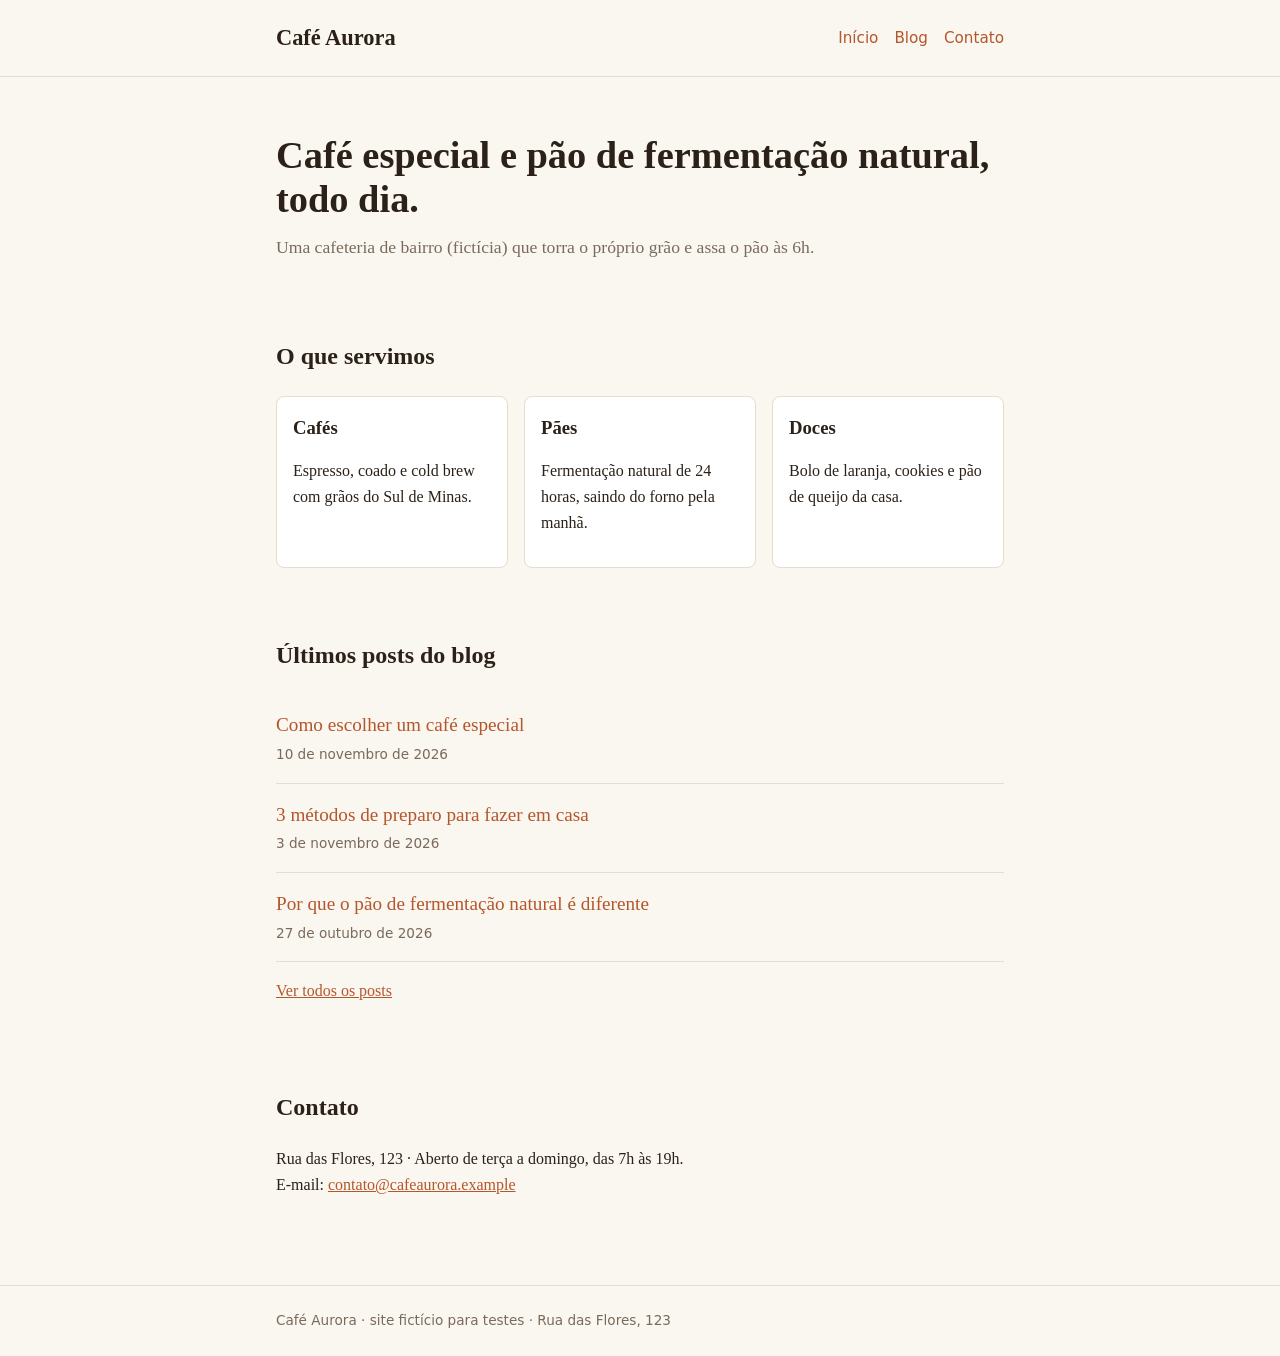
<file: index.html>
<!doctype html>
<html lang="pt-BR">
<head>
<meta charset="utf-8">
<!-- Google Tag Manager -->
<script>(function(w,d,s,l,i){w[l]=w[l]||[];w[l].push({'gtm.start':
new Date().getTime(),event:'gtm.js'});var f=d.getElementsByTagName(s)[0],
j=d.createElement(s),dl=l!='dataLayer'?'&l='+l:'';j.async=true;j.src=
'https://www.googletagmanager.com/gtm.js?id='+i+dl;f.parentNode.insertBefore(j,f);
})(window,document,'script','dataLayer','GTM-58T2K6MP');</script>
<!-- End Google Tag Manager -->
<!-- Google tag (gtag.js) -->
<script async src="https://www.googletagmanager.com/gtag/js?id=G-E4CYWBC1TY"></script>
<script>
  window.dataLayer = window.dataLayer || [];
  function gtag(){dataLayer.push(arguments);}
  gtag('js', new Date());
  gtag('config', 'G-E4CYWBC1TY');
</script>
<meta name="viewport" content="width=device-width, initial-scale=1">
<title>Café Aurora — café especial e pães artesanais</title>
<meta name="google-site-verification" content="545syXn5jAf7rvgLrP--wnjSht5nXrEWwwq8NskAU7k">
<meta name="description" content="Cafeteria fictícia com cafés especiais, pães de fermentação natural e um blog sobre café.">
<link rel="stylesheet" href="assets/style.css">
</head>
<body>
<!-- Google Tag Manager (noscript) -->
<noscript><iframe src="https://www.googletagmanager.com/ns.html?id=GTM-58T2K6MP"
height="0" width="0" style="display:none;visibility:hidden"></iframe></noscript>
<!-- End Google Tag Manager (noscript) -->
<header><div class="wrap">
<a class="logo" href="index.html">Café Aurora</a>
<nav><a href="index.html">Início</a><a href="blog/index.html">Blog</a><a href="index.html#contato">Contato</a></nav>
</div></header>
<main class="wrap">
<div class="hero">
<h1>Café especial e pão de fermentação natural, todo dia.</h1>
<p>Uma cafeteria de bairro (fictícia) que torra o próprio grão e assa o pão às 6h.</p>
</div>
<section>
<h2>O que servimos</h2>
<div class="cards">
<div class="card"><h3>Cafés</h3><p>Espresso, coado e cold brew com grãos do Sul de Minas.</p></div>
<div class="card"><h3>Pães</h3><p>Fermentação natural de 24 horas, saindo do forno pela manhã.</p></div>
<div class="card"><h3>Doces</h3><p>Bolo de laranja, cookies e pão de queijo da casa.</p></div>
</div>
</section>
<section>
<h2>Últimos posts do blog</h2>
<ul class="posts">
<!-- gestor:list prefix="blog/" limit=3 -->
<li><a href="blog/como-escolher-cafe-especial.html">Como escolher um café especial</a><br><time datetime="2026-11-10">10 de novembro de 2026</time></li>
<li><a href="blog/metodos-de-preparo.html">3 métodos de preparo para fazer em casa</a><br><time datetime="2026-11-03">3 de novembro de 2026</time></li>
<li><a href="blog/fermentacao-natural.html">Por que o pão de fermentação natural é diferente</a><br><time datetime="2026-10-27">27 de outubro de 2026</time></li>
<!-- /gestor:list -->
</ul>
<p><a href="blog/index.html">Ver todos os posts</a></p>
</section>
<section id="contato">
<h2>Contato</h2>
<p>Rua das Flores, 123 · Aberto de terça a domingo, das 7h às 19h.<br>
E-mail: <a href="mailto:contato@cafeaurora.example">contato@cafeaurora.example</a></p>
</section>
</main>
<footer><div class="wrap">Café Aurora · site fictício para testes · Rua das Flores, 123</div></footer>
</body>
</html>
</file>
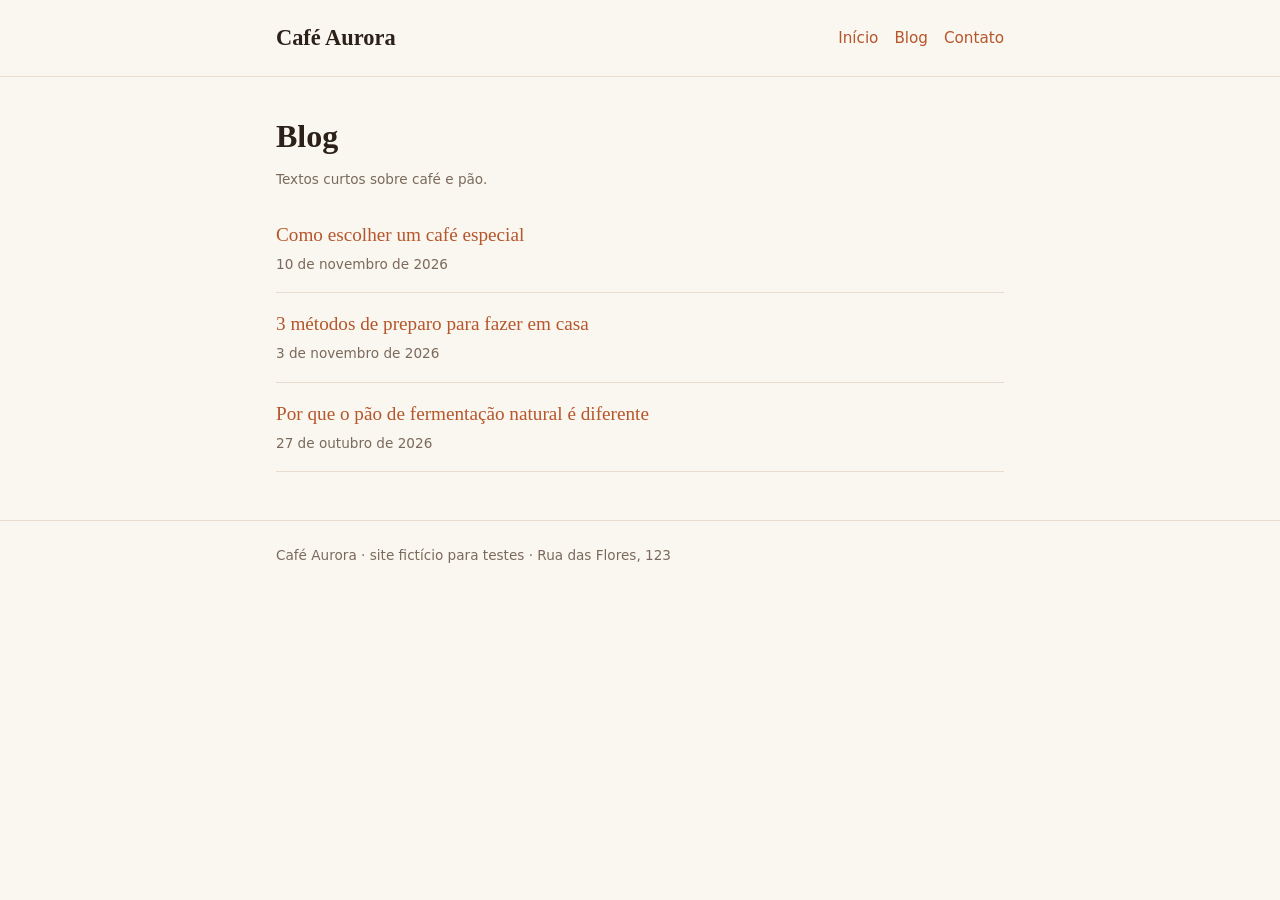
<file: blog/index.html>
<!doctype html>
<html lang="pt-BR">
<head>
<meta charset="utf-8">
<!-- Google Tag Manager -->
<script>(function(w,d,s,l,i){w[l]=w[l]||[];w[l].push({'gtm.start':
new Date().getTime(),event:'gtm.js'});var f=d.getElementsByTagName(s)[0],
j=d.createElement(s),dl=l!='dataLayer'?'&l='+l:'';j.async=true;j.src=
'https://www.googletagmanager.com/gtm.js?id='+i+dl;f.parentNode.insertBefore(j,f);
})(window,document,'script','dataLayer','GTM-58T2K6MP');</script>
<!-- End Google Tag Manager -->
<!-- Google tag (gtag.js) -->
<script async src="https://www.googletagmanager.com/gtag/js?id=G-E4CYWBC1TY"></script>
<script>
  window.dataLayer = window.dataLayer || [];
  function gtag(){dataLayer.push(arguments);}
  gtag('js', new Date());
  gtag('config', 'G-E4CYWBC1TY');
</script>
<meta name="viewport" content="width=device-width, initial-scale=1">
<title>Blog — Café Aurora</title>
<meta name="google-site-verification" content="545syXn5jAf7rvgLrP--wnjSht5nXrEWwwq8NskAU7k">
<meta name="description" content="Posts sobre café especial, métodos de preparo e pães.">
<link rel="stylesheet" href="../assets/style.css">
</head>
<body>
<!-- Google Tag Manager (noscript) -->
<noscript><iframe src="https://www.googletagmanager.com/ns.html?id=GTM-58T2K6MP"
height="0" width="0" style="display:none;visibility:hidden"></iframe></noscript>
<!-- End Google Tag Manager (noscript) -->
<header><div class="wrap">
<a class="logo" href="../index.html">Café Aurora</a>
<nav><a href="../index.html">Início</a><a href="../blog/index.html">Blog</a><a href="../index.html#contato">Contato</a></nav>
</div></header>
<main class="wrap">
<article>
<h1>Blog</h1>
<p class="meta">Textos curtos sobre café e pão.</p>
<ul class="posts">
<!-- gestor:list prefix="" -->
<li><a href="como-escolher-cafe-especial.html">Como escolher um café especial</a><br><time datetime="2026-11-10">10 de novembro de 2026</time></li>
<li><a href="metodos-de-preparo.html">3 métodos de preparo para fazer em casa</a><br><time datetime="2026-11-03">3 de novembro de 2026</time></li>
<li><a href="fermentacao-natural.html">Por que o pão de fermentação natural é diferente</a><br><time datetime="2026-10-27">27 de outubro de 2026</time></li>
<!-- /gestor:list -->
</ul>
</article>
</main>
<footer><div class="wrap">Café Aurora · site fictício para testes · Rua das Flores, 123</div></footer>
</body>
</html>
</file>
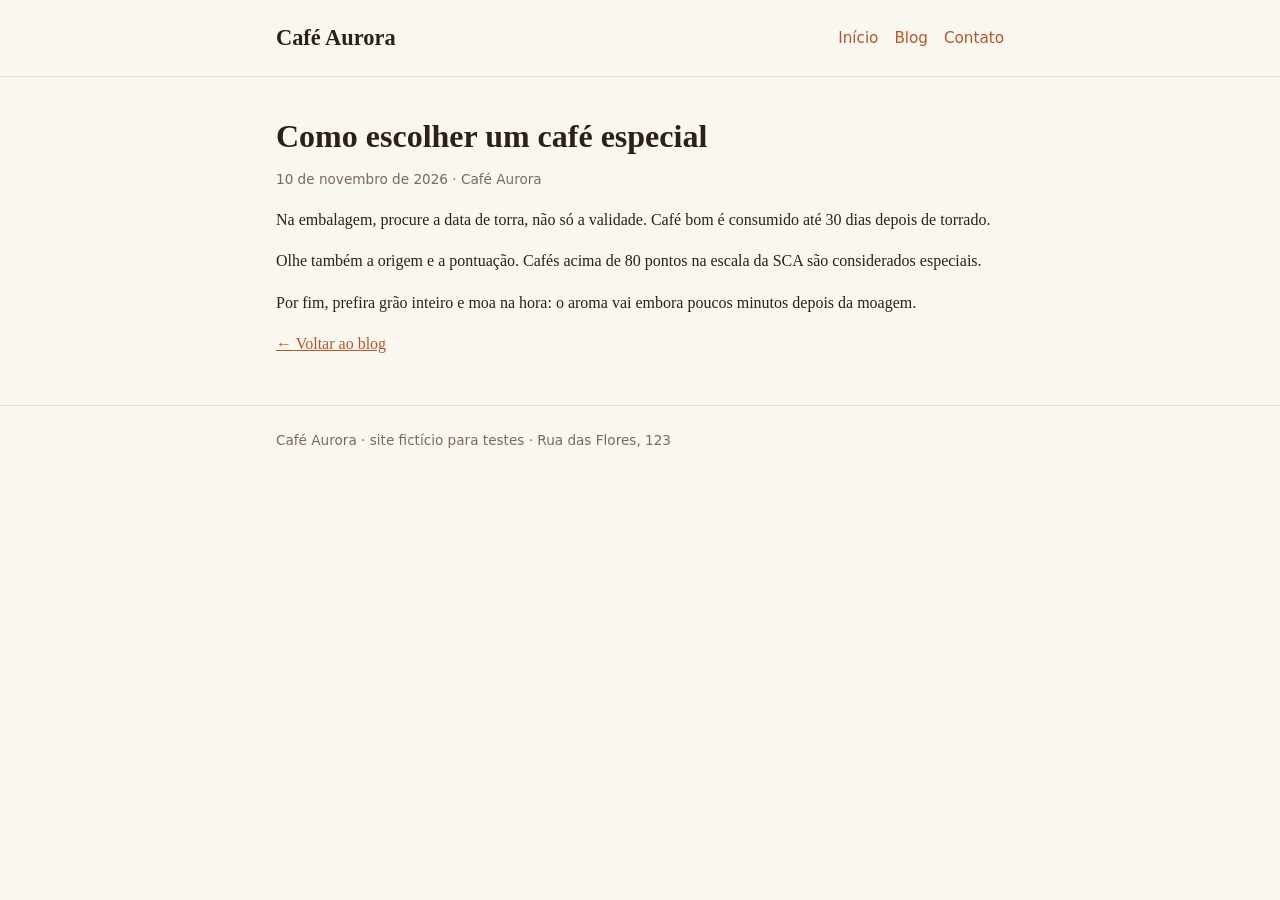
<file: blog/como-escolher-cafe-especial.html>
<!doctype html>
<html lang="pt-BR">
<head>
<meta charset="utf-8">
<!-- Google Tag Manager -->
<script>(function(w,d,s,l,i){w[l]=w[l]||[];w[l].push({'gtm.start':
new Date().getTime(),event:'gtm.js'});var f=d.getElementsByTagName(s)[0],
j=d.createElement(s),dl=l!='dataLayer'?'&l='+l:'';j.async=true;j.src=
'https://www.googletagmanager.com/gtm.js?id='+i+dl;f.parentNode.insertBefore(j,f);
})(window,document,'script','dataLayer','GTM-58T2K6MP');</script>
<!-- End Google Tag Manager -->
<!-- Google tag (gtag.js) -->
<script async src="https://www.googletagmanager.com/gtag/js?id=G-E4CYWBC1TY"></script>
<script>
  window.dataLayer = window.dataLayer || [];
  function gtag(){dataLayer.push(arguments);}
  gtag('js', new Date());
  gtag('config', 'G-E4CYWBC1TY');
</script>
<meta name="viewport" content="width=device-width, initial-scale=1">
<title>Como escolher um café especial — Café Aurora</title>
<meta name="google-site-verification" content="545syXn5jAf7rvgLrP--wnjSht5nXrEWwwq8NskAU7k">
<meta name="description" content="Como escolher um café especial">
<link rel="stylesheet" href="../assets/style.css">
</head>
<body>
<!-- Google Tag Manager (noscript) -->
<noscript><iframe src="https://www.googletagmanager.com/ns.html?id=GTM-58T2K6MP"
height="0" width="0" style="display:none;visibility:hidden"></iframe></noscript>
<!-- End Google Tag Manager (noscript) -->
<header><div class="wrap">
<a class="logo" href="../index.html">Café Aurora</a>
<nav><a href="../index.html">Início</a><a href="../blog/index.html">Blog</a><a href="../index.html#contato">Contato</a></nav>
</div></header>
<main class="wrap">
<article>
<h1>Como escolher um café especial</h1>
<p class="meta"><time datetime="2026-11-10">10 de novembro de 2026</time> · Café Aurora</p>
<p>Na embalagem, procure a data de torra, não só a validade. Café bom é consumido até 30 dias depois de torrado.</p>
<p>Olhe também a origem e a pontuação. Cafés acima de 80 pontos na escala da SCA são considerados especiais.</p>
<p>Por fim, prefira grão inteiro e moa na hora: o aroma vai embora poucos minutos depois da moagem.</p>
<p><a href="index.html">← Voltar ao blog</a></p>
</article>
</main>
<footer><div class="wrap">Café Aurora · site fictício para testes · Rua das Flores, 123</div></footer>
</body>
</html>
</file>
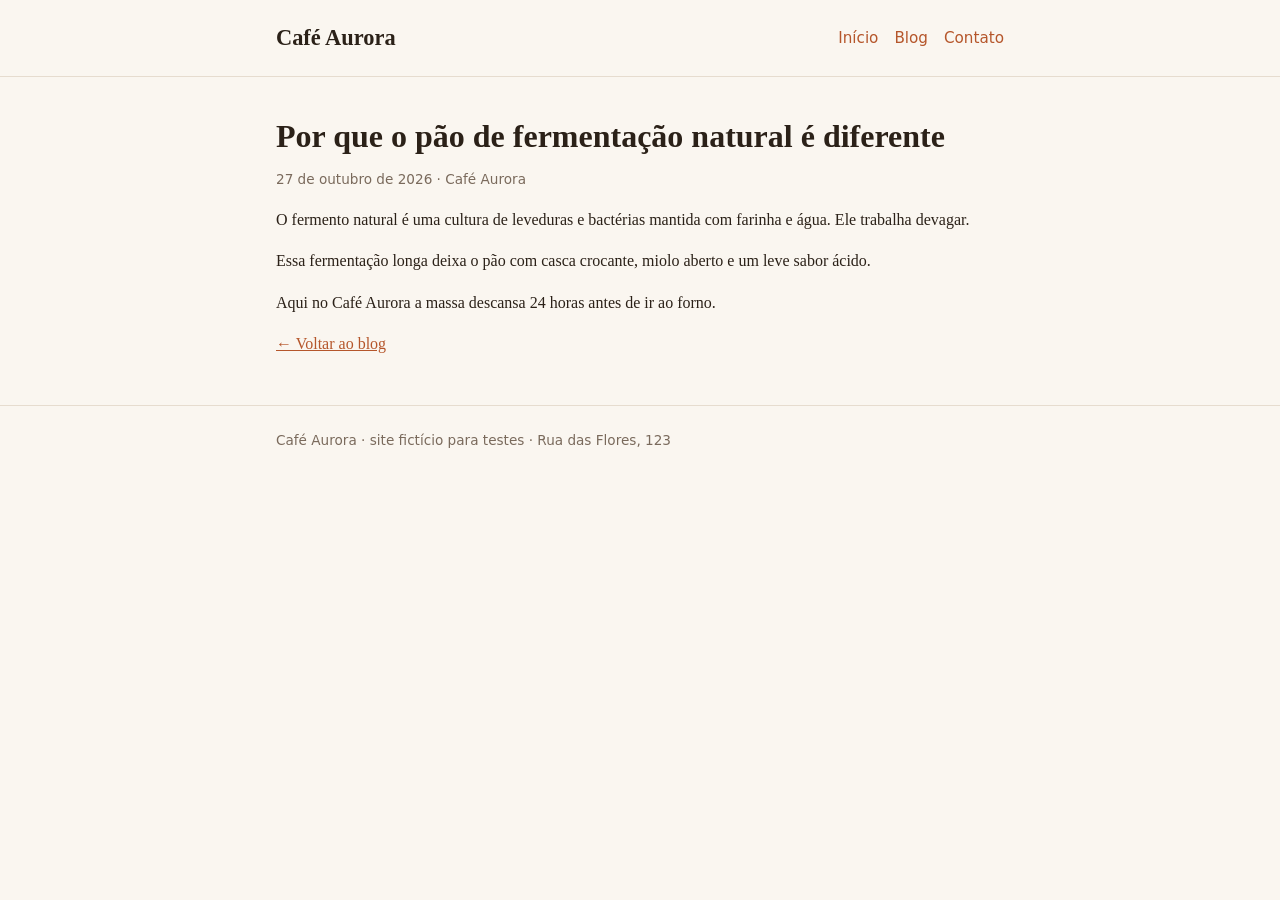
<file: blog/fermentacao-natural.html>
<!doctype html>
<html lang="pt-BR">
<head>
<meta charset="utf-8">
<!-- Google Tag Manager -->
<script>(function(w,d,s,l,i){w[l]=w[l]||[];w[l].push({'gtm.start':
new Date().getTime(),event:'gtm.js'});var f=d.getElementsByTagName(s)[0],
j=d.createElement(s),dl=l!='dataLayer'?'&l='+l:'';j.async=true;j.src=
'https://www.googletagmanager.com/gtm.js?id='+i+dl;f.parentNode.insertBefore(j,f);
})(window,document,'script','dataLayer','GTM-58T2K6MP');</script>
<!-- End Google Tag Manager -->
<!-- Google tag (gtag.js) -->
<script async src="https://www.googletagmanager.com/gtag/js?id=G-E4CYWBC1TY"></script>
<script>
  window.dataLayer = window.dataLayer || [];
  function gtag(){dataLayer.push(arguments);}
  gtag('js', new Date());
  gtag('config', 'G-E4CYWBC1TY');
</script>
<meta name="viewport" content="width=device-width, initial-scale=1">
<title>Por que o pão de fermentação natural é diferente — Café Aurora</title>
<meta name="google-site-verification" content="545syXn5jAf7rvgLrP--wnjSht5nXrEWwwq8NskAU7k">
<meta name="description" content="Por que o pão de fermentação natural é diferente">
<link rel="stylesheet" href="../assets/style.css">
</head>
<body>
<!-- Google Tag Manager (noscript) -->
<noscript><iframe src="https://www.googletagmanager.com/ns.html?id=GTM-58T2K6MP"
height="0" width="0" style="display:none;visibility:hidden"></iframe></noscript>
<!-- End Google Tag Manager (noscript) -->
<header><div class="wrap">
<a class="logo" href="../index.html">Café Aurora</a>
<nav><a href="../index.html">Início</a><a href="../blog/index.html">Blog</a><a href="../index.html#contato">Contato</a></nav>
</div></header>
<main class="wrap">
<article>
<h1>Por que o pão de fermentação natural é diferente</h1>
<p class="meta"><time datetime="2026-10-27">27 de outubro de 2026</time> · Café Aurora</p>
<p>O fermento natural é uma cultura de leveduras e bactérias mantida com farinha e água. Ele trabalha devagar.</p>
<p>Essa fermentação longa deixa o pão com casca crocante, miolo aberto e um leve sabor ácido.</p>
<p>Aqui no Café Aurora a massa descansa 24 horas antes de ir ao forno.</p>
<p><a href="index.html">← Voltar ao blog</a></p>
</article>
</main>
<footer><div class="wrap">Café Aurora · site fictício para testes · Rua das Flores, 123</div></footer>
</body>
</html>
</file>
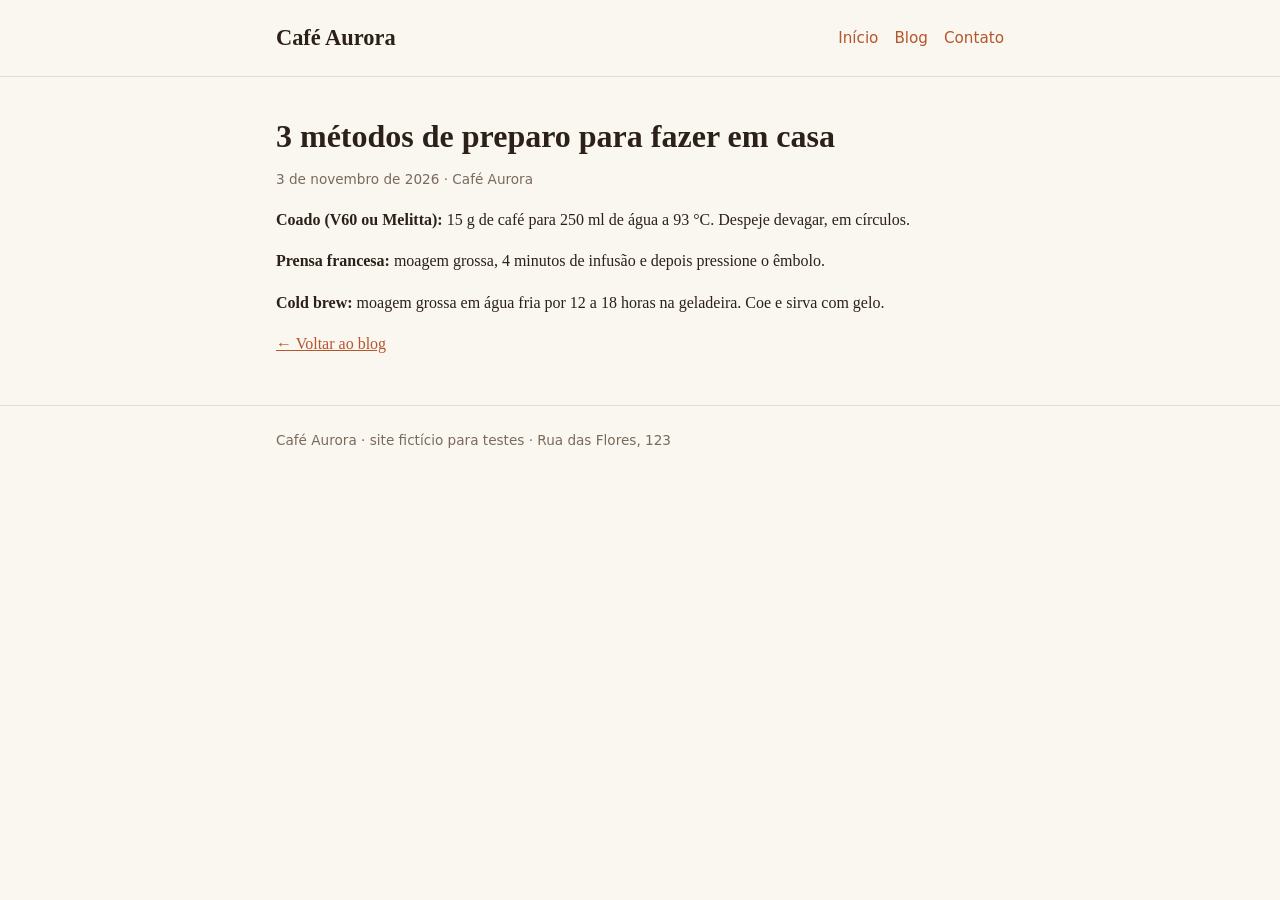
<file: blog/metodos-de-preparo.html>
<!doctype html>
<html lang="pt-BR">
<head>
<meta charset="utf-8">
<!-- Google Tag Manager -->
<script>(function(w,d,s,l,i){w[l]=w[l]||[];w[l].push({'gtm.start':
new Date().getTime(),event:'gtm.js'});var f=d.getElementsByTagName(s)[0],
j=d.createElement(s),dl=l!='dataLayer'?'&l='+l:'';j.async=true;j.src=
'https://www.googletagmanager.com/gtm.js?id='+i+dl;f.parentNode.insertBefore(j,f);
})(window,document,'script','dataLayer','GTM-58T2K6MP');</script>
<!-- End Google Tag Manager -->
<!-- Google tag (gtag.js) -->
<script async src="https://www.googletagmanager.com/gtag/js?id=G-E4CYWBC1TY"></script>
<script>
  window.dataLayer = window.dataLayer || [];
  function gtag(){dataLayer.push(arguments);}
  gtag('js', new Date());
  gtag('config', 'G-E4CYWBC1TY');
</script>
<meta name="viewport" content="width=device-width, initial-scale=1">
<title>3 métodos de preparo para fazer em casa — Café Aurora</title>
<meta name="google-site-verification" content="545syXn5jAf7rvgLrP--wnjSht5nXrEWwwq8NskAU7k">
<meta name="description" content="3 métodos de preparo para fazer em casa">
<link rel="stylesheet" href="../assets/style.css">
</head>
<body>
<!-- Google Tag Manager (noscript) -->
<noscript><iframe src="https://www.googletagmanager.com/ns.html?id=GTM-58T2K6MP"
height="0" width="0" style="display:none;visibility:hidden"></iframe></noscript>
<!-- End Google Tag Manager (noscript) -->
<header><div class="wrap">
<a class="logo" href="../index.html">Café Aurora</a>
<nav><a href="../index.html">Início</a><a href="../blog/index.html">Blog</a><a href="../index.html#contato">Contato</a></nav>
</div></header>
<main class="wrap">
<article>
<h1>3 métodos de preparo para fazer em casa</h1>
<p class="meta"><time datetime="2026-11-03">3 de novembro de 2026</time> · Café Aurora</p>
<p><strong>Coado (V60 ou Melitta):</strong> 15 g de café para 250 ml de água a 93 °C. Despeje devagar, em círculos.</p>
<p><strong>Prensa francesa:</strong> moagem grossa, 4 minutos de infusão e depois pressione o êmbolo.</p>
<p><strong>Cold brew:</strong> moagem grossa em água fria por 12 a 18 horas na geladeira. Coe e sirva com gelo.</p>
<p><a href="index.html">← Voltar ao blog</a></p>
</article>
</main>
<footer><div class="wrap">Café Aurora · site fictício para testes · Rua das Flores, 123</div></footer>
</body>
</html>
</file>
<file: assets/style.css>
:root{--bg:#faf6f0;--ink:#2b2118;--muted:#7a6a5c;--accent:#b5562b;--line:#e6dccf}
*{box-sizing:border-box}
body{margin:0;font-family:Georgia,"Times New Roman",serif;background:var(--bg);color:var(--ink);line-height:1.6}
a{color:var(--accent)}
.wrap{max-width:760px;margin:0 auto;padding:0 16px}
header{border-bottom:1px solid var(--line);padding:20px 0}
header .wrap{display:flex;justify-content:space-between;align-items:center;gap:16px;flex-wrap:wrap}
.logo{font-size:1.4rem;font-weight:bold;text-decoration:none;color:var(--ink)}
nav a{margin-left:16px;text-decoration:none;font-family:system-ui,sans-serif;font-size:.95rem}
.hero{padding:56px 0 32px}
.hero h1{font-size:2.4rem;margin:0 0 12px;line-height:1.15}
.hero p{color:var(--muted);font-size:1.1rem;margin:0}
section{padding:24px 0}
.cards{display:grid;grid-template-columns:repeat(auto-fit,minmax(200px,1fr));gap:16px}
.card{background:#fff;border:1px solid var(--line);border-radius:8px;padding:16px}
.card h3{margin:0 0 6px}
.posts{list-style:none;padding:0;margin:0}
.posts li{padding:16px 0;border-bottom:1px solid var(--line)}
.posts time,.meta{color:var(--muted);font-family:system-ui,sans-serif;font-size:.85rem}
.posts a{font-size:1.2rem;text-decoration:none}
article h1{font-size:2rem;line-height:1.2;margin:40px 0 8px}
footer{border-top:1px solid var(--line);margin-top:48px;padding:24px 0;color:var(--muted);font-family:system-ui,sans-serif;font-size:.85rem}
</file>
